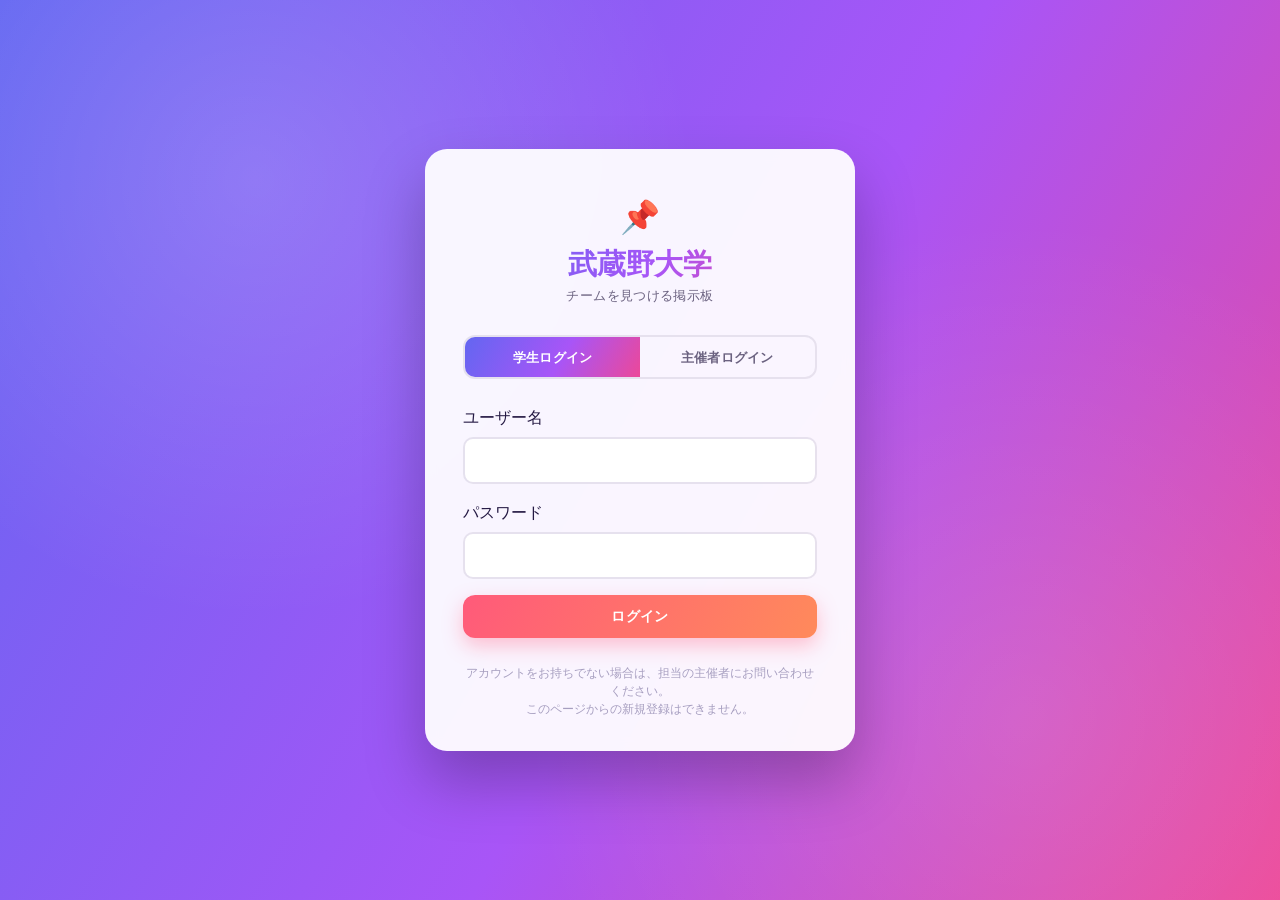
<file: frontend/index.html>
<!DOCTYPE html>
<html lang="ja">
<head>
<meta charset="UTF-8">
<meta name="viewport" content="width=device-width, initial-scale=1.0">
<title>武蔵野大学 | 学生ポータル</title>
<link href="https://cdn.jsdelivr.net/npm/bootstrap@5.3.0/dist/css/bootstrap.min.css" rel="stylesheet">
<link rel="stylesheet" href="css/style.css">
</head>
<body>

<nav class="navbar navbar-dark bg-dark mb-0">
  <div class="container">
    <span class="navbar-brand">📌 武蔵野大学</span>
    <div class="d-flex align-items-center gap-2">
      <span id="studentNameLabel" class="navbar-text text-light small me-2"></span>
      <button id="logoutBtn" class="btn btn-outline-light btn-sm">ログアウト</button>
    </div>
  </div>
</nav>

<div class="hero-band">
  <div class="container">
    <span class="hero-eyebrow">エムユー　プラザ</span>
    <h1 class="hero-title">MU PLAZA</h1>
    <p class="hero-sub">学部も学年も関係ない、武蔵野大学の新しい集会所</p>
  </div>
</div>

<div class="container">

  <!-- Category Tabs -->
  <div class="category-tabs mb-4" role="tablist">
    <button type="button" class="category-tab active" data-category="event">イベント</button>
    <button type="button" class="category-tab" data-category="club">部活・サークル</button>
    <button type="button" class="category-tab" data-category="seminar">ゼミ</button>
    <button type="button" class="category-tab" data-category="research">研究</button>
    <button type="button" class="category-tab" data-category="career">就職・インターンシップ</button>
  </div>

  <!-- Search + Filter Bar -->
  <div class="board-controls row g-2 mb-4 align-items-center">
    <div class="col-md-6">
      <input
        type="text"
        id="searchInput"
        class="form-control"
        placeholder="タイトルや説明で検索...">
    </div>
    <div class="col-md-6">
      <div class="btn-group" role="group" aria-label="Filter events">
        <button type="button" class="btn filter-btn active" data-filter="all">すべて</button>
        <button type="button" class="btn filter-btn" data-filter="open">応募受付中</button>
        <button type="button" class="btn filter-btn" data-filter="closed">締切</button>
      </div>
    </div>
  </div>

  <div id="events-list" class="row g-4 mb-5"></div>
</div>

<!-- Apply Choice Modal -->
<div class="modal fade" id="applyChoiceModal" tabindex="-1">
  <div class="modal-dialog">
    <div class="modal-content">
      <div class="modal-header">
        <h5 class="modal-title"><span id="choiceEventTitle"></span> に応募</h5>
        <button type="button" class="btn-close" data-bs-dismiss="modal"></button>
      </div>
      <div class="modal-body d-flex flex-column gap-3">
        <button type="button" id="choiceIndividualBtn" class="btn btn-outline-primary btn-lg">
          👤 個人で応募する<br><span class="small text-muted">チームは自動編成されます</span>
        </button>
        <button type="button" id="choiceTeamBtn" class="btn btn-primary btn-lg">
          👥 チームで応募する<br><span class="small">友達のユーザー名を入力します</span>
        </button>
      </div>
    </div>
  </div>
</div>

<!-- Team Apply Modal -->
<div class="modal fade" id="teamApplyModal" tabindex="-1">
  <div class="modal-dialog">
    <div class="modal-content">
      <form id="teamApplyForm">
        <div class="modal-header">
          <h5 class="modal-title"><span id="teamApplyEventTitle"></span> にチームで応募</h5>
          <button type="button" class="btn-close" data-bs-dismiss="modal"></button>
        </div>
        <div class="modal-body">
          <input type="hidden" id="teamApplyEventId">
          <p class="text-muted small">あなたを含めて <strong id="teamApplySizeLabel"></strong> 人になるように、チームメイトのユーザー名を入力してください。</p>
          <div id="teammateInputs"></div>
        </div>
        <div class="modal-footer">
          <button type="submit" class="btn btn-primary">チームで応募する</button>
        </div>
      </form>
    </div>
  </div>
</div>

<!-- Comments Modal -->
<div class="modal fade" id="commentsModal" tabindex="-1">
  <div class="modal-dialog modal-lg">
    <div class="modal-content">
      <div class="modal-header">
        <h5 class="modal-title"><span id="commentsEventTitle"></span> への質問・コメント</h5>
        <button type="button" class="btn-close" data-bs-dismiss="modal"></button>
      </div>
      <div class="modal-body">
        <div id="commentsList" class="mb-3"></div>
        <form id="commentForm" class="d-flex gap-2">
          <input type="hidden" id="commentEventId">
          <input type="text" id="commentInput" class="form-control" placeholder="質問やコメントを入力..." required>
          <button type="submit" class="btn btn-primary">送信</button>
        </form>
      </div>
    </div>
  </div>
</div>

<!-- Teams Modal -->
<div class="modal fade" id="teamsModal" tabindex="-1">
  <div class="modal-dialog modal-lg">
    <div class="modal-content">
      <div class="modal-header">
        <h5 class="modal-title"><span id="teamsEventTitle"></span> のチーム</h5>
        <button type="button" class="btn-close" data-bs-dismiss="modal"></button>
      </div>
      <div class="modal-body">
        <div id="teamsContainer" class="row g-3"></div>
      </div>
    </div>
  </div>
</div>

<script src="https://cdn.jsdelivr.net/npm/bootstrap@5.3.0/dist/js/bootstrap.bundle.min.js"></script>
<script src="js/auth-common.js"></script>
<script src="js/config.js"></script>
<script src="js/main.js"></script>
</body>
</html>
</file>
<file: frontend/css/style.css>
/* ============================================================
   Campus Events (武蔵野大学) — Vibrant design system
   ============================================================ */

@import url('https://fonts.googleapis.com/css2?family=Space+Grotesk:wght@500;600;700&family=Inter:wght@400;500;600;700&family=JetBrains+Mono:wght@500;600&display=swap');

:root {
  --ink: #241943;
  --ink-soft: #3A2C6B;
  --paper: #FFFFFF;
  --bg: #F5F3FF;
  --slate: #6B6280;
  --slate-light: #A79FC0;
  --line: rgba(36, 25, 67, 0.09);

  --spark: #FF5A7A;
  --spark-dark: #E8385C;

  --c-event: #4F46E5;
  --c-club: #EC4899;
  --c-seminar: #8B5CF6;
  --c-research: #10B981;
  --c-career: #F59E0B;
  --c-open: #10B981;
  --c-closed: #F43F5E;

  --gradient-hero: linear-gradient(120deg, #6366F1 0%, #A855F7 55%, #EC4899 100%);
  --gradient-btn: linear-gradient(120deg, #FF5A7A 0%, #FF8A5B 100%);

  --font-display: 'Space Grotesk', sans-serif;
  --font-body: 'Inter', sans-serif;
  --font-mono: 'JetBrains Mono', monospace;
}

* { box-sizing: border-box; }

body {
  background-color: var(--bg);
  font-family: var(--font-body), "Hiragino Kaku Gothic ProN", "Noto Sans JP", sans-serif;
  color: var(--ink);
}

h1, h2, h3, h4, h5, h6, .navbar-brand,
.hero-title, .login-university, .card-title {
  font-family: var(--font-display), "Hiragino Kaku Gothic ProN", "Noto Sans JP", sans-serif;
  letter-spacing: -0.01em;
}

/* ---------- Navbar ---------- */

.navbar.bg-dark {
  background: var(--gradient-hero) !important;
  box-shadow: 0 2px 16px rgba(99,102,241,0.35);
}
.navbar-brand { font-size: 1.45rem; font-weight: 700; color: #fff !important; }
.btn-outline-light.btn-sm {
  border-radius: 20px; font-family: var(--font-mono); font-size: 0.78rem;
  letter-spacing: 0.03em; border-width: 1.5px;
}
.btn-outline-light.btn-sm:hover { background-color: rgba(255,255,255,0.18); }

/* ---------- Hero band ---------- */

/* 変更前 */
.hero-band {
  background: var(--gradient-hero);
  padding: 3rem 0 2.75rem;
  margin-bottom: 2rem;
  position: relative;
  overflow: hidden;
}

.hero-band::after {
  content: "";
  position: absolute; inset: 0;
  background:
    radial-gradient(circle at 15% 30%, rgba(255,255,255,0.18), transparent 40%),
    radial-gradient(circle at 85% 70%, rgba(255,255,255,0.14), transparent 45%);
  pointer-events: none;
}
.hero-eyebrow {
  font-family: var(--font-mono); font-size: 0.78rem; letter-spacing: 0.16em;
  text-transform: uppercase; color: #FFE8C2; font-weight: 600;
  margin-bottom: 0.4rem; display: block;
}
.hero-title {
  font-size: 2.8rem; font-weight: 700; color: #fff; margin-bottom: 0.5rem;
  line-height: 1.08; text-shadow: 0 2px 12px rgba(0,0,0,0.12);
}
.hero-sub { color: rgba(255,255,255,0.92); font-size: 1.08rem; max-width: 580px; }
/* ---------- Search + filter bar ---------- */


.board-controls {
  background: var(--paper); border: none; border-radius: 16px;
  padding: 1rem 1.1rem; box-shadow: 0 8px 24px rgba(99,102,241,0.12);
}
.board-controls input.form-control {
  border: 2px solid var(--line); border-radius: 10px;
  font-family: var(--font-body); padding: 0.6rem 0.9rem;
}
.board-controls input.form-control:focus {
  border-color: var(--spark); box-shadow: 0 0 0 4px rgba(255,90,122,0.14);
}
.filter-btn {
  font-family: var(--font-mono); font-size: 0.78rem; letter-spacing: 0.03em;
  border: 2px solid var(--line) !important; color: var(--slate);
  border-radius: 10px !important; 
  margin-left: 0.6rem !important; /* 間隔を約2倍に広げる */
}
.filter-btn.active { background: var(--gradient-btn) !important; border-color: transparent !important; color: #fff !important; }
.filter-btn:hover:not(.active) { background-color: rgba(99,102,241,0.08) !important; color: var(--ink); }

/* ---------- Category tabs ---------- */

.category-tabs { display: flex; flex-wrap: wrap; gap: 0.5rem; }
.category-tab {
  background: var(--paper); border: 2px solid var(--line); border-radius: 24px;
  padding: 0.5rem 1.25rem; font-family: var(--font-mono); font-weight: 600;
  font-size: 0.8rem; letter-spacing: 0.02em; color: var(--slate); cursor: pointer;
  transition: all 0.18s ease; box-shadow: 0 2px 6px rgba(36,25,67,0.06);
}
.category-tab:hover { transform: translateY(-2px); box-shadow: 0 6px 14px rgba(36,25,67,0.12); }
.category-tab[data-category="event"].active    { background: var(--c-event);    border-color: var(--c-event);    color: #fff; }
.category-tab[data-category="club"].active     { background: var(--c-club);     border-color: var(--c-club);     color: #fff; }
.category-tab[data-category="seminar"].active  { background: var(--c-seminar);  border-color: var(--c-seminar);  color: #fff; }
.category-tab[data-category="research"].active { background: var(--c-research); border-color: var(--c-research); color: #fff; }
.category-tab[data-category="career"].active   { background: var(--c-career);   border-color: var(--c-career);   color: #fff; }

/* ---------- Event cards ---------- */

.pin-card-wrap { perspective: 800px; }
.pin-card {
  background: var(--paper); border: none; border-radius: 18px;
  box-shadow: 0 10px 24px rgba(36,25,67,0.10), 0 2px 6px rgba(36,25,67,0.06);
  position: relative; overflow: hidden;
  transition: transform 0.25s cubic-bezier(.2,.8,.2,1), box-shadow 0.25s ease;
  animation: card-pop 0.45s cubic-bezier(.2,.8,.2,1) both;
}
.pin-card::before {
  content: ""; position: absolute; top: 0; left: 0; right: 0; height: 6px;
  background: var(--accent-color, var(--c-event));
}
.pin-card[data-category="event"]    { --accent-color: var(--c-event); }
.pin-card[data-category="club"]     { --accent-color: var(--c-club); }
.pin-card[data-category="seminar"]  { --accent-color: var(--c-seminar); }
.pin-card[data-category="research"] { --accent-color: var(--c-research); }
.pin-card[data-category="career"]   { --accent-color: var(--c-career); }
.pin-card-wrap:hover .pin-card {
  transform: translateY(-8px);
  box-shadow: 0 20px 36px rgba(36,25,67,0.18), 0 4px 10px rgba(36,25,67,0.1);
}
@keyframes card-pop { from { opacity: 0; transform: translateY(14px) scale(0.97); } }
.pin-dot { display: none; }
.event-image { height: 175px; object-fit: cover; background-color: #EDE9FE; }
/* 変更後 */
.pin-card .card-body { padding: 1.75rem 1.5rem 1.75rem; }
.pin-card .card-title { font-family: var(--font-display); font-weight: 700; font-size: 1.2rem; color: var(--ink); }
.pin-card .card-text { color: var(--slate); font-size: 0.93rem; min-height: 1.4em; }

.stamp-row { display: flex; gap: 0.4rem; flex-wrap: wrap; margin-bottom: 0.7rem; }
.stamp {
  font-family: var(--font-mono); font-weight: 600; font-size: 0.72rem;
  letter-spacing: 0.02em; padding: 0.25rem 0.65rem; border-radius: 20px;
  border: none; white-space: nowrap;
}
.stamp-size { color: var(--ink-soft); background: rgba(99,102,241,0.10); }
.stamp-open { color: #06724F; background: rgba(16,185,129,0.14); }
.stamp-closed { color: #B91C3C; background: rgba(244,63,94,0.12); }

.pin-card .btn-primary {
  background: var(--gradient-btn); border: none; font-family: var(--font-mono);
  font-weight: 600; font-size: 0.8rem; letter-spacing: 0.02em; border-radius: 10px;
  box-shadow: 0 4px 12px rgba(255,90,122,0.35);
}
.pin-card .btn-primary:hover { filter: brightness(1.06); }
.pin-card .btn-primary:disabled { background: var(--slate-light); box-shadow: none; }
.pin-card .btn-outline-secondary {
  border: 2px solid var(--line); color: var(--slate); font-family: var(--font-mono);
  font-weight: 600; font-size: 0.8rem; letter-spacing: 0.02em; border-radius: 10px;
}
.pin-card .btn-outline-secondary:hover { background-color: var(--ink); border-color: var(--ink); color: #fff; }

/* ---------- Empty state ---------- */

.board-empty {
  border: 2px dashed var(--slate-light); border-radius: 16px; padding: 3rem 1.5rem;
  text-align: center; color: var(--slate); background: rgba(255,255,255,0.6);
}
.board-empty .board-empty-title {
  font-family: var(--font-display); font-weight: 700; color: var(--ink);
  font-size: 1.2rem; margin-bottom: 0.4rem;
}

/* ---------- Modals ---------- */

.modal-content { border-radius: 18px; border: none; box-shadow: 0 24px 48px rgba(36,25,67,0.25); }
.modal-header { border-bottom: 1px solid var(--line); }
.modal-title { font-family: var(--font-display); font-weight: 700; }
.modal .btn-primary { background: var(--gradient-btn); border: none; border-radius: 10px; font-weight: 600; }
.modal .form-control, .modal .form-select { border-radius: 10px; border: 2px solid var(--line); }
.modal .form-control:focus, .modal .form-select:focus {
  border-color: var(--spark); box-shadow: 0 0 0 4px rgba(255,90,122,0.14);
}

/* ---------- Team result cards ---------- */

.team-card {
  border: none; border-radius: 14px; background: var(--paper);
  box-shadow: 0 6px 16px rgba(36,25,67,0.08); border-left: 6px solid var(--c-research);
}
.team-card h6 {
  font-family: var(--font-mono); text-transform: uppercase; letter-spacing: 0.04em;
  font-size: 0.82rem; color: var(--c-research); font-weight: 700;
}

/* ---------- Organizer dashboard cards ---------- */

.card.shadow-sm { border: none; border-radius: 18px; box-shadow: 0 10px 24px rgba(36,25,67,0.10) !important; }
.btn-success {
  background: linear-gradient(120deg, #10B981, #34D399); border: none; border-radius: 12px;
  font-weight: 600; box-shadow: 0 4px 12px rgba(16,185,129,0.3);
}
.btn-success:hover { filter: brightness(1.05); }
.btn-outline-primary { border: 2px solid var(--c-event); color: var(--c-event); border-radius: 10px; font-weight: 600; }
.btn-outline-primary:hover { background: var(--c-event); border-color: var(--c-event); }

/* ---------- Login page ---------- */

body.login-body {
  background: var(--gradient-hero); min-height: 100vh; display: flex;
  align-items: center; justify-content: center; position: relative; overflow: hidden;
}
body.login-body::before {
  content: ""; position: absolute; inset: 0;
  background:
    radial-gradient(circle at 20% 20%, rgba(255,255,255,0.16), transparent 35%),
    radial-gradient(circle at 80% 80%, rgba(255,255,255,0.12), transparent 40%);
}
.login-wrap { width: 100%; padding: 2rem 1rem; position: relative; z-index: 1; }
.login-card {
  max-width: 430px; margin: 0 auto; background: rgba(255,255,255,0.94);
  backdrop-filter: blur(6px); border: none; border-radius: 22px;
  box-shadow: 0 30px 60px rgba(0,0,0,0.25); padding: 2.75rem 2.4rem 2.1rem;
}
.login-brand { text-align: center; margin-bottom: 1.9rem; }
.login-brand-mark { font-size: 2rem; display: block; margin-bottom: 0.4rem; }
.login-university {
  font-family: var(--font-display); font-weight: 700; font-size: 1.8rem;
  background: var(--gradient-hero); -webkit-background-clip: text; background-clip: text;
  color: transparent; margin-bottom: 0.25rem;
}
.login-tagline { font-family: var(--font-mono); font-size: 0.8rem; color: var(--slate); letter-spacing: 0.03em; }
.login-tabs { display: flex; border: 2px solid var(--line); border-radius: 12px; overflow: hidden; margin-bottom: 1.6rem; }
.login-tab {
  flex: 1; background: transparent; border: none; padding: 0.65rem 0.5rem;
  font-family: var(--font-mono); font-weight: 600; font-size: 0.8rem;
  letter-spacing: 0.02em; color: var(--slate); cursor: pointer; transition: all 0.18s ease;
}
.login-tab.active { background: var(--gradient-hero); color: #fff; }
.login-tab:not(.active):hover { background: rgba(99,102,241,0.08); }
.login-card .form-control { border: 2px solid var(--line); border-radius: 10px; padding: 0.6rem 0.9rem; }
.login-card .form-control:focus { border-color: var(--spark); box-shadow: 0 0 0 4px rgba(255,90,122,0.14); }
.login-submit {
  background: var(--gradient-btn); border: none; font-family: var(--font-mono);
  font-weight: 700; letter-spacing: 0.03em; font-size: 0.85rem; padding: 0.7rem;
  border-radius: 12px; box-shadow: 0 8px 20px rgba(255,90,122,0.35);
}
.login-submit:hover { filter: brightness(1.05); }
.login-error {
  color: #B91C3C; background: rgba(244,63,94,0.1); border: 2px solid rgba(244,63,94,0.25);
  border-radius: 10px; padding: 0.55rem 0.75rem; font-size: 0.85rem; margin-bottom: 1rem;
}
.login-note { text-align: center; color: var(--slate-light); font-size: 0.75rem; margin-top: 1.6rem; margin-bottom: 0; line-height: 1.5; }

/* ---------- Responsive ---------- */

@media (max-width: 767px) { .hero-title { font-size: 2.1rem; } }

/* ---------- Reduced motion ---------- */

@media (prefers-reduced-motion: reduce) {
  .pin-card, .pin-card-wrap:hover .pin-card { transition: none; animation: none; }
}

/* Keyboard focus visibility */
a:focus-visible, button:focus-visible, input:focus-visible, .category-tab:focus-visible {
  outline: 3px solid var(--spark); outline-offset: 2px;
}

/* ---------- Comments (Q&A thread) ---------- */

.comment-item {
  background: rgba(99,102,241,0.05);
  border-radius: 10px;
  padding: 0.7rem 0.9rem;
  margin-bottom: 0.6rem;
}
.comment-item.comment-organizer {
  background: rgba(245,158,11,0.10);
  border-left: 4px solid var(--c-career);
}
.comment-meta {
  display: flex;
  justify-content: space-between;
  gap: 0.5rem;
  margin-bottom: 0.25rem;
}
.comment-content {
  font-size: 0.92rem;
  color: var(--ink);
  white-space: pre-wrap;
  word-break: break-word;
}

/* 1. 上に不自然に飛び出していた「エムユー プラザ」を完全に消す */
.hero-eyebrow {
  display: none !important; /* 元の要素ごと画面から完全に消去します */
}

/* 2. 「MU PLAZA」のすぐ上に、正しい位置で大きな振り仮名を表示する */
.hero-title {
  font-size: 3.6rem !important; 
  font-weight: 700;
  line-height: 1.2;
  margin-top: 2.2rem !important; /* 振り仮名が入るスペースを上に確保 */
  margin-bottom: 0.8rem !important; 
  position: relative; /* 位置の基準をMU PLAZAに固定する */
}

.hero-title::before {
  content: "エムユー プラザ" !important;
  display: block !important;
  visibility: visible !important;
  position: absolute;
  top: -1.4rem;               /* タイトルのちょうどいい真上に配置 */
  left: 0;
  color: #FFFFFF !important;  /* クッキリした白文字 */
  font-family: var(--font-body);
  font-size: 1.05rem;         /* 大きめのサイズ */
  letter-spacing: 0.08em;     /* 読みやすい文字間隔 */
  font-weight: 600;
}

/* 3. 「学部も学年も関係ない〜」のサイズを大きく */
.hero-sub, .hero-sub * {
  font-size: 1.25rem !important; 
  line-height: 1.6 !important;
}
</file>
